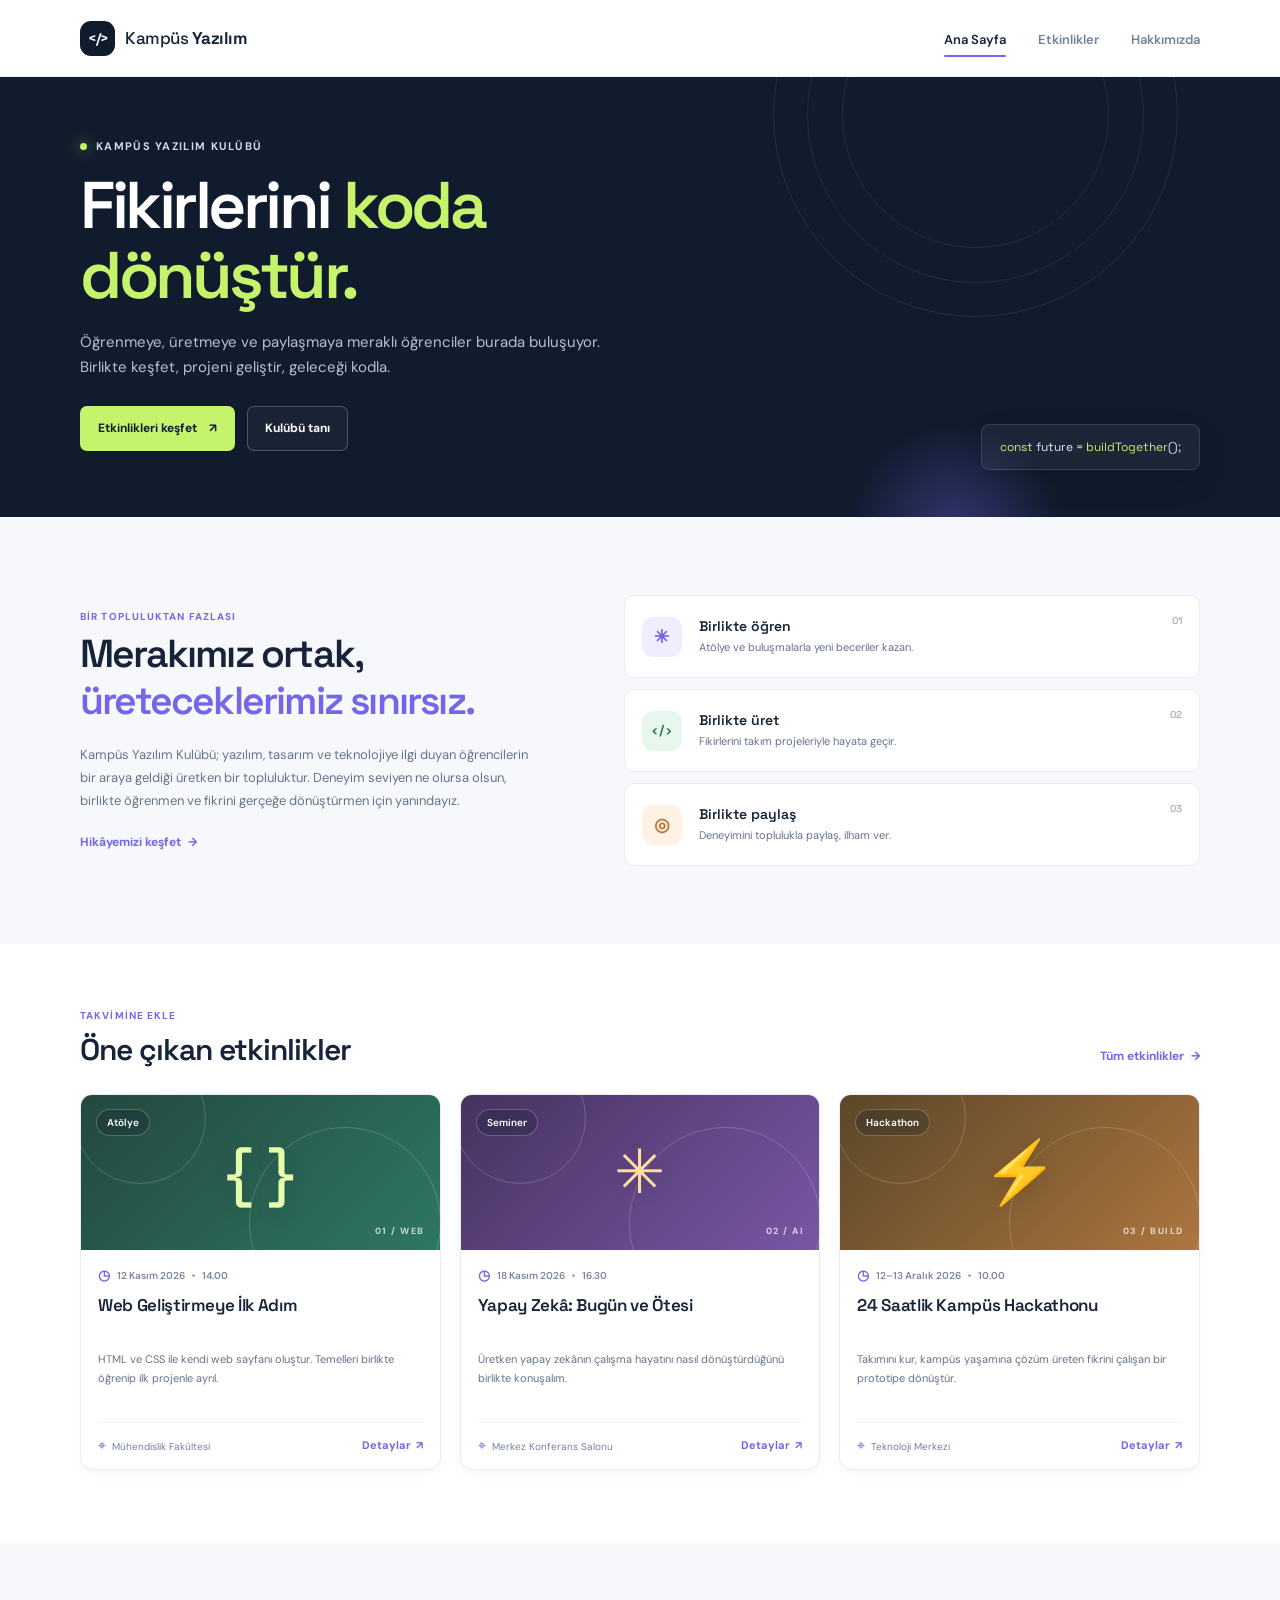
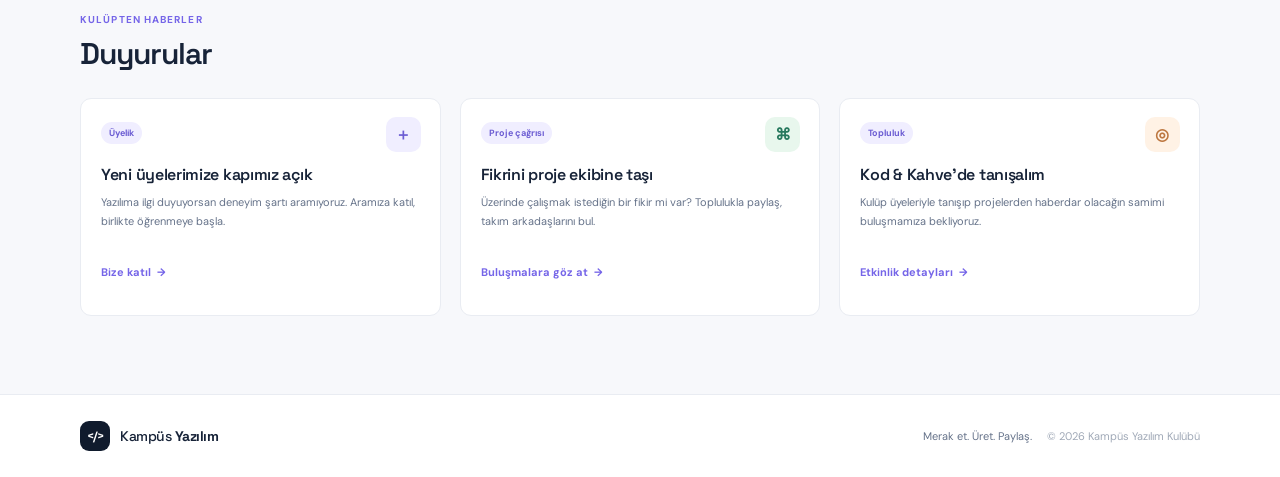
<file: index.html>
<!DOCTYPE html>
<html lang="tr">
<head>
    <meta charset="UTF-8">
    <meta name="viewport" content="width=device-width, initial-scale=1.0">
    <meta name="theme-color" content="#101b2d">
    <meta name="description" content="Kampüs Yazılım Kulübü'nde teknoloji meraklılarıyla tanış, öğren ve fikirlerini hayata geçir.">
    <title>Ana Sayfa | Kampüs Yazılım Kulübü</title>
    <link rel="stylesheet" href="style.css">
</head>
<body>
    <header class="site-header">
        <div class="container navbar">
            <a class="logo" href="index.html" aria-label="Kampüs Yazılım Kulübü ana sayfa">
                <span class="logo-mark" aria-hidden="true">&lt;/&gt;</span>
                <span>Kampüs <strong>Yazılım</strong></span>
            </a>
            <nav class="main-nav" aria-label="Ana menü">
                <a href="index.html" class="active" aria-current="page">Ana Sayfa</a>
                <a href="etkinlikler.html">Etkinlikler</a>
                <a href="hakkimizda.html">Hakkımızda</a>
            </nav>
        </div>
    </header>

    <main>
        <section class="events-hero home-hero">
            <div class="container hero-content">
                <p class="eyebrow"><span></span> Kampüs Yazılım Kulübü</p>
                <h1>Fikirlerini <span>koda dönüştür.</span></h1>
                <p class="hero-description">Öğrenmeye, üretmeye ve paylaşmaya meraklı öğrenciler burada buluşuyor. Birlikte keşfet, projeni geliştir, geleceği kodla.</p>
                <div class="home-hero-actions">
                    <a class="home-button home-button-primary" href="etkinlikler.html">Etkinlikleri keşfet <span aria-hidden="true">↗</span></a>
                    <a class="home-button home-button-outline" href="hakkimizda.html">Kulübü tanı</a>
                </div>
            </div>
            <div class="hero-decoration hero-decoration-one" aria-hidden="true"></div>
            <div class="hero-decoration hero-decoration-two" aria-hidden="true"></div>
            <div class="home-hero-code" aria-hidden="true"><span>const</span> future = <span>buildTogether</span>();</div>
        </section>

        <section class="home-intro container" aria-labelledby="intro-heading">
            <div class="home-intro-copy">
                <p class="eyebrow eyebrow-dark">Bir topluluktan fazlası</p>
                <h2 id="intro-heading">Merakımız ortak,<br><span>üreteceklerimiz sınırsız.</span></h2>
                <p>Kampüs Yazılım Kulübü; yazılım, tasarım ve teknolojiye ilgi duyan öğrencilerin bir araya geldiği üretken bir topluluktur. Deneyim seviyen ne olursa olsun, birlikte öğrenmen ve fikrini gerçeğe dönüştürmen için yanındayız.</p>
                <a class="text-link" href="hakkimizda.html">Hikâyemizi keşfet <span aria-hidden="true">→</span></a>
            </div>
            <div class="home-values" aria-label="Kulüp değerleri">
                <article class="value-card">
                    <span class="value-icon value-icon-learn" aria-hidden="true">✳</span>
                    <div>
                        <h3>Birlikte öğren</h3>
                        <p>Atölye ve buluşmalarla yeni beceriler kazan.</p>
                    </div>
                    <span class="value-number" aria-hidden="true">01</span>
                </article>
                <article class="value-card">
                    <span class="value-icon value-icon-build" aria-hidden="true">&lt;/&gt;</span>
                    <div>
                        <h3>Birlikte üret</h3>
                        <p>Fikirlerini takım projeleriyle hayata geçir.</p>
                    </div>
                    <span class="value-number" aria-hidden="true">02</span>
                </article>
                <article class="value-card">
                    <span class="value-icon value-icon-share" aria-hidden="true">◎</span>
                    <div>
                        <h3>Birlikte paylaş</h3>
                        <p>Deneyimini toplulukla paylaş, ilham ver.</p>
                    </div>
                    <span class="value-number" aria-hidden="true">03</span>
                </article>
            </div>
        </section>

        <section class="home-featured" aria-labelledby="featured-heading">
            <div class="container">
                <div class="section-heading">
                    <div>
                        <p class="eyebrow eyebrow-dark">Takvimine ekle</p>
                        <h2 id="featured-heading">Öne çıkan etkinlikler</h2>
                    </div>
                    <a class="text-link section-link" href="etkinlikler.html">Tüm etkinlikler <span aria-hidden="true">→</span></a>
                </div>
                <div class="event-grid home-event-grid">
                    <article class="event-card">
                        <div class="event-visual visual-code">
                            <span class="event-category">Atölye</span>
                            <span class="visual-symbol" aria-hidden="true">{ }</span>
                            <span class="visual-caption">01 / WEB</span>
                        </div>
                        <div class="event-body">
                            <p class="event-date"><span aria-hidden="true">◷</span> 12 Kasım 2026 <span class="date-dot"></span> 14.00</p>
                            <h3>Web Geliştirmeye İlk Adım</h3>
                            <p class="event-description">HTML ve CSS ile kendi web sayfanı oluştur. Temelleri birlikte öğrenip ilk projenle ayrıl.</p>
                            <div class="event-footer">
                                <span class="event-location"><span aria-hidden="true">⌖</span> Mühendislik Fakültesi</span>
                                <a href="etkinlikler.html" aria-label="Web Geliştirmeye İlk Adım etkinliğinin detaylarına git">Detaylar <span aria-hidden="true">↗</span></a>
                            </div>
                        </div>
                    </article>
                    <article class="event-card">
                        <div class="event-visual visual-ai">
                            <span class="event-category">Seminer</span>
                            <span class="visual-symbol" aria-hidden="true">✳</span>
                            <span class="visual-caption">02 / AI</span>
                        </div>
                        <div class="event-body">
                            <p class="event-date"><span aria-hidden="true">◷</span> 18 Kasım 2026 <span class="date-dot"></span> 16.30</p>
                            <h3>Yapay Zekâ: Bugün ve Ötesi</h3>
                            <p class="event-description">Üretken yapay zekânın çalışma hayatını nasıl dönüştürdüğünü birlikte konuşalım.</p>
                            <div class="event-footer">
                                <span class="event-location"><span aria-hidden="true">⌖</span> Merkez Konferans Salonu</span>
                                <a href="etkinlikler.html" aria-label="Yapay Zekâ seminerinin detaylarına git">Detaylar <span aria-hidden="true">↗</span></a>
                            </div>
                        </div>
                    </article>
                    <article class="event-card">
                        <div class="event-visual visual-hackathon">
                            <span class="event-category">Hackathon</span>
                            <span class="visual-symbol" aria-hidden="true">⚡</span>
                            <span class="visual-caption">03 / BUILD</span>
                        </div>
                        <div class="event-body">
                            <p class="event-date"><span aria-hidden="true">◷</span> 12–13 Aralık 2026 <span class="date-dot"></span> 10.00</p>
                            <h3>24 Saatlik Kampüs Hackathonu</h3>
                            <p class="event-description">Takımını kur, kampüs yaşamına çözüm üreten fikrini çalışan bir prototipe dönüştür.</p>
                            <div class="event-footer">
                                <span class="event-location"><span aria-hidden="true">⌖</span> Teknoloji Merkezi</span>
                                <a href="etkinlikler.html" aria-label="Kampüs Hackathonu etkinliğinin detaylarına git">Detaylar <span aria-hidden="true">↗</span></a>
                            </div>
                        </div>
                    </article>
                </div>
            </div>
        </section>

        <section class="home-announcements container" aria-labelledby="announcements-heading">
            <div class="section-heading">
                <div>
                    <p class="eyebrow eyebrow-dark">Kulüpten haberler</p>
                    <h2 id="announcements-heading">Duyurular</h2>
                </div>
            </div>
            <div class="announcement-grid">
                <article class="announcement-card">
                    <span class="announcement-tag">Üyelik</span>
                    <span class="announcement-icon announcement-icon-purple" aria-hidden="true">＋</span>
                    <h3>Yeni üyelerimize kapımız açık</h3>
                    <p>Yazılıma ilgi duyuyorsan deneyim şartı aramıyoruz. Aramıza katıl, birlikte öğrenmeye başla.</p>
                    <a href="hakkimizda.html">Bize katıl <span aria-hidden="true">→</span></a>
                </article>
                <article class="announcement-card">
                    <span class="announcement-tag">Proje çağrısı</span>
                    <span class="announcement-icon announcement-icon-green" aria-hidden="true">⌘</span>
                    <h3>Fikrini proje ekibine taşı</h3>
                    <p>Üzerinde çalışmak istediğin bir fikir mi var? Toplulukla paylaş, takım arkadaşlarını bul.</p>
                    <a href="etkinlikler.html">Buluşmalara göz at <span aria-hidden="true">→</span></a>
                </article>
                <article class="announcement-card">
                    <span class="announcement-tag">Topluluk</span>
                    <span class="announcement-icon announcement-icon-orange" aria-hidden="true">◎</span>
                    <h3>Kod & Kahve'de tanışalım</h3>
                    <p>Kulüp üyeleriyle tanışıp projelerden haberdar olacağın samimi buluşmamıza bekliyoruz.</p>
                    <a href="etkinlikler.html">Etkinlik detayları <span aria-hidden="true">→</span></a>
                </article>
            </div>
        </section>
    </main>

    <footer class="site-footer">
        <div class="container footer-content">
            <a class="logo footer-logo" href="index.html"><span class="logo-mark" aria-hidden="true">&lt;/&gt;</span><span>Kampüs <strong>Yazılım</strong></span></a>
            <p>Merak et. Üret. Paylaş. <span>© 2026 Kampüs Yazılım Kulübü</span></p>
        </div>
    </footer>
</body>
</html>
</file>
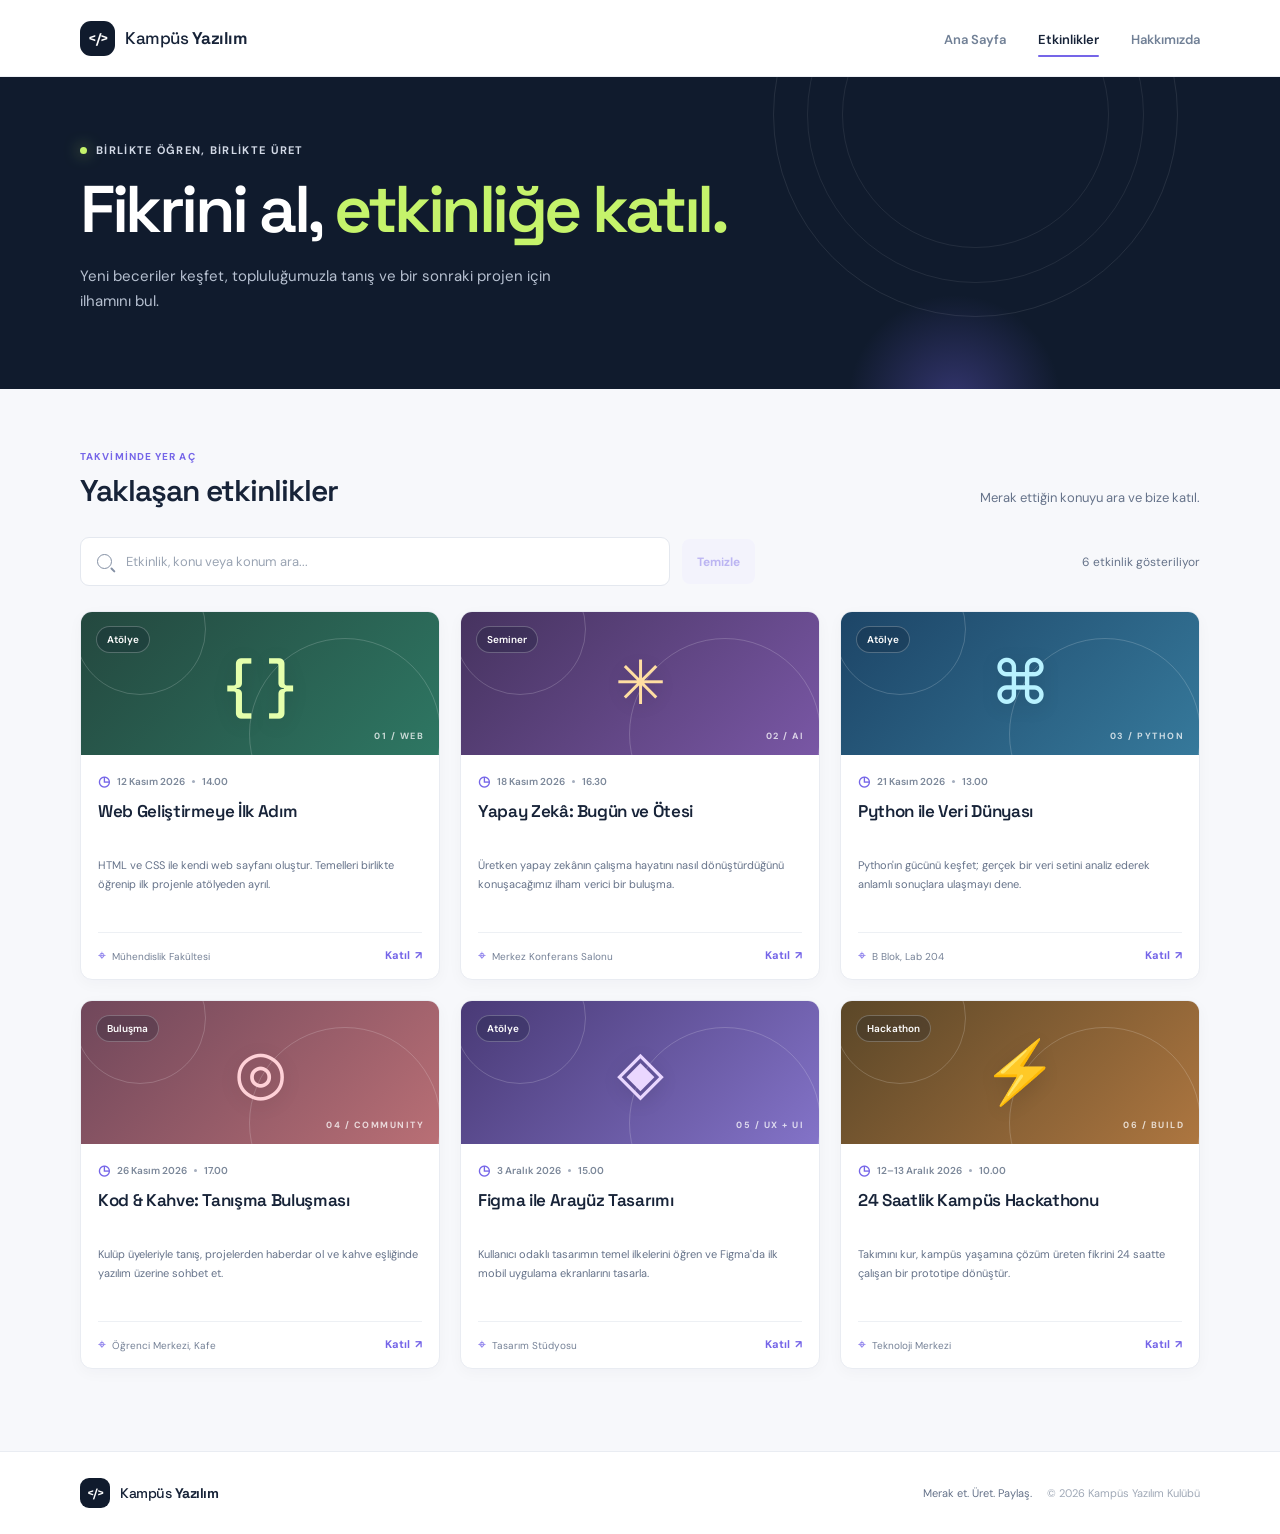
<file: etkinlikler.html>
<!DOCTYPE html>
<html lang="tr">
<head>
    <meta charset="UTF-8">
    <meta name="viewport" content="width=device-width, initial-scale=1.0">
    <meta name="theme-color" content="#101b2d">
    <meta name="description" content="Kampüs Yazılım Kulübü'nün atölye, seminer ve buluşmalarını keşfedin.">
    <title>Etkinlikler | Kampüs Yazılım Kulübü</title>
    <link rel="stylesheet" href="style.css">
    <script src="script.js" defer></script>
</head>
<body>
    <header class="site-header">
        <div class="container navbar">
            <a class="logo" href="index.html" aria-label="Kampüs Yazılım Kulübü ana sayfa">
                <span class="logo-mark" aria-hidden="true">&lt;/&gt;</span>
                <span>Kampüs <strong>Yazılım</strong></span>
            </a>
            <nav class="main-nav" aria-label="Ana menü">
                <a href="index.html">Ana Sayfa</a>
                <a href="etkinlikler.html" class="active" aria-current="page">Etkinlikler</a>
                <a href="hakkimizda.html">Hakkımızda</a>
            </nav>
        </div>
    </header>

    <main>
        <section class="events-hero">
            <div class="container hero-content">
                <p class="eyebrow"><span></span> Birlikte öğren, birlikte üret</p>
                <h1>Fikrini al, <span>etkinliğe katıl.</span></h1>
                <p class="hero-description">Yeni beceriler keşfet, topluluğumuzla tanış ve bir sonraki projen için ilhamını bul.</p>
            </div>
            <div class="hero-decoration hero-decoration-one" aria-hidden="true"></div>
            <div class="hero-decoration hero-decoration-two" aria-hidden="true"></div>
        </section>

        <section class="events-section container" aria-labelledby="events-heading">
            <div class="section-heading">
                <div>
                    <p class="eyebrow eyebrow-dark">Takviminde yer aç</p>
                    <h2 id="events-heading">Yaklaşan etkinlikler</h2>
                </div>
                <p class="section-note">Merak ettiğin konuyu ara ve bize katıl.</p>
            </div>

            <div class="event-tools">
                <label class="search-field" for="event-search">
                    <span class="search-icon" aria-hidden="true"></span>
                    <input id="event-search" type="search" placeholder="Etkinlik, konu veya konum ara..." autocomplete="off">
                </label>
                <button class="clear-button" id="clear-search" type="button" disabled>Temizle</button>
                <p class="results-count" id="results-count" aria-live="polite" aria-atomic="true">6 etkinlik gösteriliyor</p>
            </div>

            <p class="empty-state" id="no-results" role="status" hidden>
                <span class="empty-state-icon" aria-hidden="true">⌕</span>
                <strong>Aramana uygun etkinlik bulamadık.</strong>
                <span>Farklı bir kelime deneyebilir ya da aramayı temizleyebilirsin.</span>
            </p>

            <div class="event-grid" id="event-list">
                <article class="event-card">
                    <div class="event-visual visual-code">
                        <span class="event-category">Atölye</span>
                        <span class="visual-symbol" aria-hidden="true">{ }</span>
                        <span class="visual-caption">01 / WEB</span>
                    </div>
                    <div class="event-body">
                        <p class="event-date"><span aria-hidden="true">◷</span> 12 Kasım 2026 <span class="date-dot"></span> 14.00</p>
                        <h3>Web Geliştirmeye İlk Adım</h3>
                        <p class="event-description">HTML ve CSS ile kendi web sayfanı oluştur. Temelleri birlikte öğrenip ilk projenle atölyeden ayrıl.</p>
                        <div class="event-footer">
                            <span class="event-location"><span aria-hidden="true">⌖</span> Mühendislik Fakültesi</span>
                            <a href="mailto:yazilimkulubu@kampus.edu.tr?subject=Web%20Geli%C5%9Ftirme%20At%C3%B6lyesi" aria-label="Web Geliştirmeye İlk Adım etkinliğine katılım için iletişim kur">Katıl <span aria-hidden="true">↗</span></a>
                        </div>
                    </div>
                </article>

                <article class="event-card">
                    <div class="event-visual visual-ai">
                        <span class="event-category">Seminer</span>
                        <span class="visual-symbol" aria-hidden="true">✳</span>
                        <span class="visual-caption">02 / AI</span>
                    </div>
                    <div class="event-body">
                        <p class="event-date"><span aria-hidden="true">◷</span> 18 Kasım 2026 <span class="date-dot"></span> 16.30</p>
                        <h3>Yapay Zekâ: Bugün ve Ötesi</h3>
                        <p class="event-description">Üretken yapay zekânın çalışma hayatını nasıl dönüştürdüğünü konuşacağımız ilham verici bir buluşma.</p>
                        <div class="event-footer">
                            <span class="event-location"><span aria-hidden="true">⌖</span> Merkez Konferans Salonu</span>
                            <a href="mailto:yazilimkulubu@kampus.edu.tr?subject=Yapay%20Zeka%20Semineri" aria-label="Yapay Zekâ seminerine katılım için iletişim kur">Katıl <span aria-hidden="true">↗</span></a>
                        </div>
                    </div>
                </article>

                <article class="event-card">
                    <div class="event-visual visual-data">
                        <span class="event-category">Atölye</span>
                        <span class="visual-symbol" aria-hidden="true">⌘</span>
                        <span class="visual-caption">03 / PYTHON</span>
                    </div>
                    <div class="event-body">
                        <p class="event-date"><span aria-hidden="true">◷</span> 21 Kasım 2026 <span class="date-dot"></span> 13.00</p>
                        <h3>Python ile Veri Dünyası</h3>
                        <p class="event-description">Python'ın gücünü keşfet; gerçek bir veri setini analiz ederek anlamlı sonuçlara ulaşmayı dene.</p>
                        <div class="event-footer">
                            <span class="event-location"><span aria-hidden="true">⌖</span> B Blok, Lab 204</span>
                            <a href="mailto:yazilimkulubu@kampus.edu.tr?subject=Python%20Veri%20Atolyesi" aria-label="Python ile Veri Dünyası atölyesine katılım için iletişim kur">Katıl <span aria-hidden="true">↗</span></a>
                        </div>
                    </div>
                </article>

                <article class="event-card">
                    <div class="event-visual visual-community">
                        <span class="event-category">Buluşma</span>
                        <span class="visual-symbol" aria-hidden="true">◎</span>
                        <span class="visual-caption">04 / COMMUNITY</span>
                    </div>
                    <div class="event-body">
                        <p class="event-date"><span aria-hidden="true">◷</span> 26 Kasım 2026 <span class="date-dot"></span> 17.00</p>
                        <h3>Kod & Kahve: Tanışma Buluşması</h3>
                        <p class="event-description">Kulüp üyeleriyle tanış, projelerden haberdar ol ve kahve eşliğinde yazılım üzerine sohbet et.</p>
                        <div class="event-footer">
                            <span class="event-location"><span aria-hidden="true">⌖</span> Öğrenci Merkezi, Kafe</span>
                            <a href="mailto:yazilimkulubu@kampus.edu.tr?subject=Kod%20ve%20Kahve%20Bul%C5%9Fmas%C4%B1" aria-label="Kod ve Kahve buluşmasına katılım için iletişim kur">Katıl <span aria-hidden="true">↗</span></a>
                        </div>
                    </div>
                </article>

                <article class="event-card">
                    <div class="event-visual visual-design">
                        <span class="event-category">Atölye</span>
                        <span class="visual-symbol" aria-hidden="true">◈</span>
                        <span class="visual-caption">05 / UX + UI</span>
                    </div>
                    <div class="event-body">
                        <p class="event-date"><span aria-hidden="true">◷</span> 3 Aralık 2026 <span class="date-dot"></span> 15.00</p>
                        <h3>Figma ile Arayüz Tasarımı</h3>
                        <p class="event-description">Kullanıcı odaklı tasarımın temel ilkelerini öğren ve Figma'da ilk mobil uygulama ekranlarını tasarla.</p>
                        <div class="event-footer">
                            <span class="event-location"><span aria-hidden="true">⌖</span> Tasarım Stüdyosu</span>
                            <a href="mailto:yazilimkulubu@kampus.edu.tr?subject=Figma%20Tasarim%20Atolyesi" aria-label="Figma ile Arayüz Tasarımı atölyesine katılım için iletişim kur">Katıl <span aria-hidden="true">↗</span></a>
                        </div>
                    </div>
                </article>

                <article class="event-card">
                    <div class="event-visual visual-hackathon">
                        <span class="event-category">Hackathon</span>
                        <span class="visual-symbol" aria-hidden="true">⚡</span>
                        <span class="visual-caption">06 / BUILD</span>
                    </div>
                    <div class="event-body">
                        <p class="event-date"><span aria-hidden="true">◷</span> 12–13 Aralık 2026 <span class="date-dot"></span> 10.00</p>
                        <h3>24 Saatlik Kampüs Hackathonu</h3>
                        <p class="event-description">Takımını kur, kampüs yaşamına çözüm üreten fikrini 24 saatte çalışan bir prototipe dönüştür.</p>
                        <div class="event-footer">
                            <span class="event-location"><span aria-hidden="true">⌖</span> Teknoloji Merkezi</span>
                            <a href="mailto:yazilimkulubu@kampus.edu.tr?subject=Kampus%20Hackathonu" aria-label="24 Saatlik Kampüs Hackathonu etkinliğine katılım için iletişim kur">Katıl <span aria-hidden="true">↗</span></a>
                        </div>
                    </div>
                </article>
            </div>
        </section>
    </main>

    <footer class="site-footer">
        <div class="container footer-content">
            <a class="logo footer-logo" href="index.html"><span class="logo-mark" aria-hidden="true">&lt;/&gt;</span><span>Kampüs <strong>Yazılım</strong></span></a>
            <p>Merak et. Üret. Paylaş. <span>© 2026 Kampüs Yazılım Kulübü</span></p>
        </div>
    </footer>
</body>
</html>
</file>
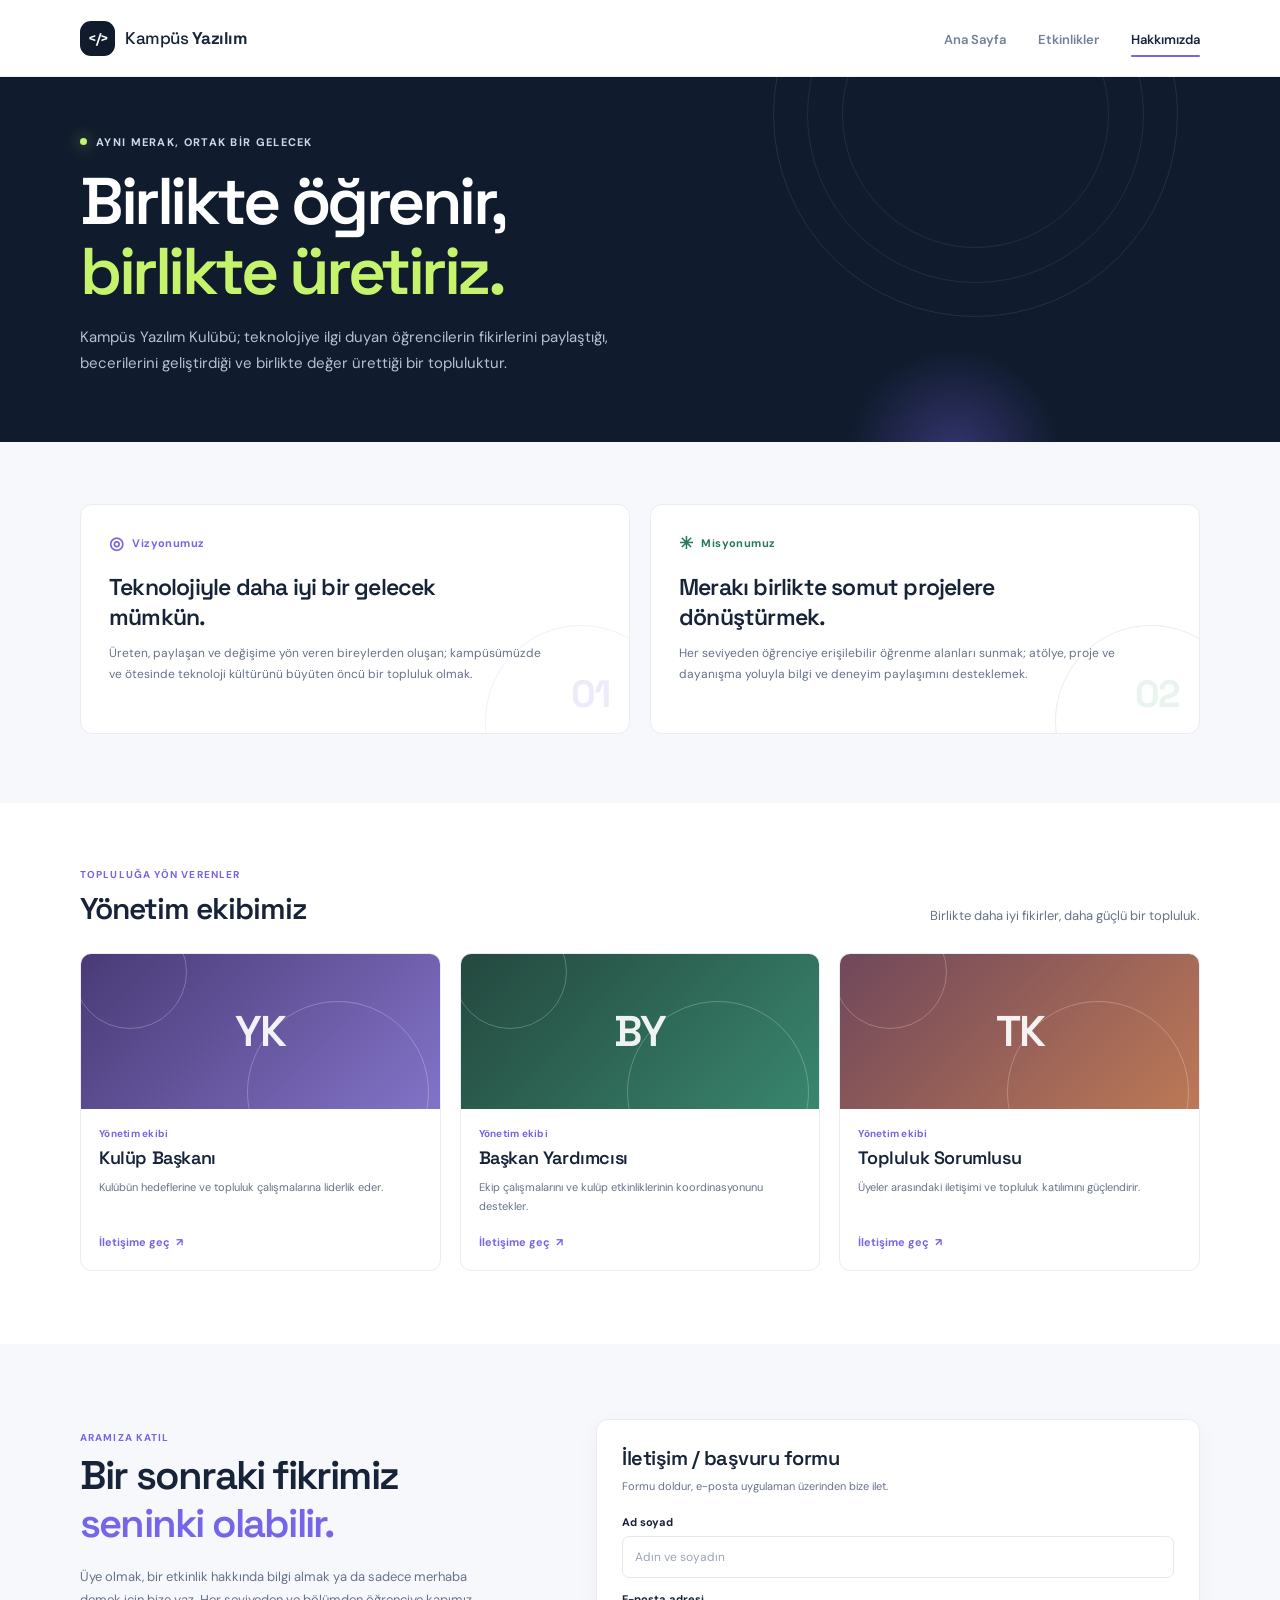
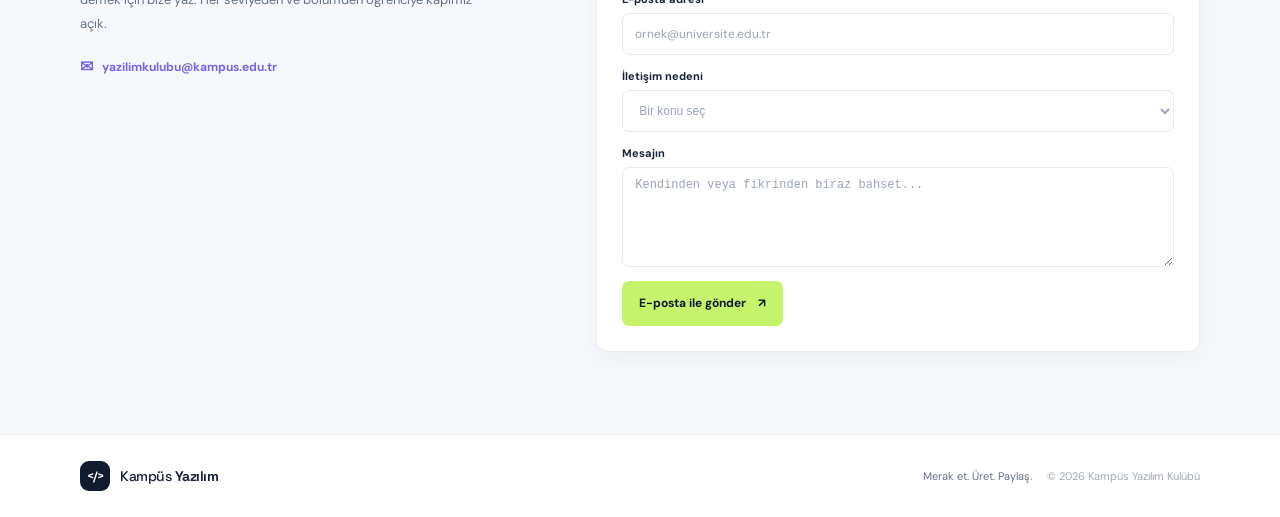
<file: hakkimizda.html>
<!DOCTYPE html>
<html lang="tr">
<head>
    <meta charset="UTF-8">
    <meta name="viewport" content="width=device-width, initial-scale=1.0">
    <meta name="theme-color" content="#101b2d">
    <meta name="description" content="Kampüs Yazılım Kulübü'nün vizyonunu, misyonunu ve yönetim ekibini tanıyın; topluluğumuza katılın.">
    <title>Hakkımızda | Kampüs Yazılım Kulübü</title>
    <link rel="stylesheet" href="style.css">
</head>
<body>
    <header class="site-header">
        <div class="container navbar">
            <a class="logo" href="index.html" aria-label="Kampüs Yazılım Kulübü ana sayfa">
                <span class="logo-mark" aria-hidden="true">&lt;/&gt;</span>
                <span>Kampüs <strong>Yazılım</strong></span>
            </a>
            <nav class="main-nav" aria-label="Ana menü">
                <a href="index.html">Ana Sayfa</a>
                <a href="etkinlikler.html">Etkinlikler</a>
                <a href="hakkimizda.html" class="active" aria-current="page">Hakkımızda</a>
            </nav>
        </div>
    </header>

    <main>
        <section class="events-hero about-hero">
            <div class="container hero-content">
                <p class="eyebrow"><span></span> Aynı merak, ortak bir gelecek</p>
                <h1>Birlikte öğrenir,<br><span>birlikte üretiriz.</span></h1>
                <p class="hero-description">Kampüs Yazılım Kulübü; teknolojiye ilgi duyan öğrencilerin fikirlerini paylaştığı, becerilerini geliştirdiği ve birlikte değer ürettiği bir topluluktur.</p>
            </div>
            <div class="hero-decoration hero-decoration-one" aria-hidden="true"></div>
            <div class="hero-decoration hero-decoration-two" aria-hidden="true"></div>
        </section>

        <section class="about-purpose container" aria-label="Kulübün vizyonu ve misyonu">
            <article class="purpose-card purpose-vision">
                <span class="purpose-label"><span aria-hidden="true">◎</span> Vizyonumuz</span>
                <h2>Teknolojiyle daha iyi bir gelecek mümkün.</h2>
                <p>Üreten, paylaşan ve değişime yön veren bireylerden oluşan; kampüsümüzde ve ötesinde teknoloji kültürünü büyüten öncü bir topluluk olmak.</p>
                <span class="purpose-index" aria-hidden="true">01</span>
            </article>
            <article class="purpose-card purpose-mission">
                <span class="purpose-label"><span aria-hidden="true">✳</span> Misyonumuz</span>
                <h2>Merakı birlikte somut projelere dönüştürmek.</h2>
                <p>Her seviyeden öğrenciye erişilebilir öğrenme alanları sunmak; atölye, proje ve dayanışma yoluyla bilgi ve deneyim paylaşımını desteklemek.</p>
                <span class="purpose-index" aria-hidden="true">02</span>
            </article>
        </section>

        <section class="team-section" aria-labelledby="team-heading">
            <div class="container">
                <div class="section-heading">
                    <div>
                        <p class="eyebrow eyebrow-dark">Topluluğa yön verenler</p>
                        <h2 id="team-heading">Yönetim ekibimiz</h2>
                    </div>
                    <p class="section-note">Birlikte daha iyi fikirler, daha güçlü bir topluluk.</p>
                </div>
                <div class="team-grid">
                    <article class="team-card">
                        <div class="team-portrait team-portrait-purple" aria-hidden="true"><span>YK</span></div>
                        <div class="team-info">
                            <p class="team-role">Yönetim ekibi</p>
                            <h3>Kulüp Başkanı</h3>
                            <p class="team-bio">Kulübün hedeflerine ve topluluk çalışmalarına liderlik eder.</p>
                            <a href="mailto:yazilimkulubu@kampus.edu.tr?subject=Kul%C3%BCp%20Ba%C5%9Fkan%C4%B1%20ile%20ileti%C5%9Fim" aria-label="Kulüp başkanına e-posta gönder">İletişime geç <span aria-hidden="true">↗</span></a>
                        </div>
                    </article>
                    <article class="team-card">
                        <div class="team-portrait team-portrait-green" aria-hidden="true"><span>BY</span></div>
                        <div class="team-info">
                            <p class="team-role">Yönetim ekibi</p>
                            <h3>Başkan Yardımcısı</h3>
                            <p class="team-bio">Ekip çalışmalarını ve kulüp etkinliklerinin koordinasyonunu destekler.</p>
                            <a href="mailto:yazilimkulubu@kampus.edu.tr?subject=Ba%C5%9Fkan%20Yard%C4%B1mc%C4%B1s%C4%B1%20ile%20ileti%C5%9Fim" aria-label="Başkan yardımcısına e-posta gönder">İletişime geç <span aria-hidden="true">↗</span></a>
                        </div>
                    </article>
                    <article class="team-card">
                        <div class="team-portrait team-portrait-orange" aria-hidden="true"><span>TK</span></div>
                        <div class="team-info">
                            <p class="team-role">Yönetim ekibi</p>
                            <h3>Topluluk Sorumlusu</h3>
                            <p class="team-bio">Üyeler arasındaki iletişimi ve topluluk katılımını güçlendirir.</p>
                            <a href="mailto:yazilimkulubu@kampus.edu.tr?subject=Topluluk%20Sorumlusu%20ile%20ileti%C5%9Fim" aria-label="Topluluk sorumlusuna e-posta gönder">İletişime geç <span aria-hidden="true">↗</span></a>
                        </div>
                    </article>
                </div>
            </div>
        </section>

        <section class="about-contact container" aria-labelledby="contact-heading">
            <div class="contact-copy">
                <p class="eyebrow eyebrow-dark">Aramıza katıl</p>
                <h2 id="contact-heading">Bir sonraki fikrimiz<br><span>seninki olabilir.</span></h2>
                <p>Üye olmak, bir etkinlik hakkında bilgi almak ya da sadece merhaba demek için bize yaz. Her seviyeden ve bölümden öğrenciye kapımız açık.</p>
                <a class="contact-email" href="mailto:yazilimkulubu@kampus.edu.tr"><span aria-hidden="true">✉</span> yazilimkulubu@kampus.edu.tr</a>
            </div>
            <form class="contact-form" action="mailto:yazilimkulubu@kampus.edu.tr" method="post" enctype="text/plain">
                <h3>İletişim / başvuru formu</h3>
                <p class="form-note">Formu doldur, e-posta uygulaman üzerinden bize ilet.</p>
                <div class="form-field">
                    <label for="applicant-name">Ad soyad</label>
                    <input id="applicant-name" name="Ad soyad" type="text" autocomplete="name" placeholder="Adın ve soyadın" required>
                </div>
                <div class="form-field">
                    <label for="applicant-email">E-posta adresi</label>
                    <input id="applicant-email" name="E-posta" type="email" autocomplete="email" placeholder="ornek@universite.edu.tr" required>
                </div>
                <div class="form-field">
                    <label for="application-topic">İletişim nedeni</label>
                    <select id="application-topic" name="İletişim nedeni" required>
                        <option value="" disabled selected>Bir konu seç</option>
                        <option value="Kulübe katılım">Kulübe katılmak istiyorum</option>
                        <option value="Etkinlik bilgisi">Etkinlik hakkında bilgi almak istiyorum</option>
                        <option value="Proje önerisi">Proje önerim var</option>
                        <option value="Diğer">Diğer</option>
                    </select>
                </div>
                <div class="form-field">
                    <label for="applicant-message">Mesajın</label>
                    <textarea id="applicant-message" name="Mesaj" rows="4" placeholder="Kendinden veya fikrinden biraz bahset..." required></textarea>
                </div>
                <button class="home-button home-button-primary form-submit" type="submit">E-posta ile gönder <span aria-hidden="true">↗</span></button>
            </form>
        </section>
    </main>

    <footer class="site-footer">
        <div class="container footer-content">
            <a class="logo footer-logo" href="index.html"><span class="logo-mark" aria-hidden="true">&lt;/&gt;</span><span>Kampüs <strong>Yazılım</strong></span></a>
            <p>Merak et. Üret. Paylaş. <span>© 2026 Kampüs Yazılım Kulübü</span></p>
        </div>
    </footer>
</body>
</html>
</file>
<file: style.css>
@import url('https://fonts.googleapis.com/css2?family=DM+Sans:wght@400;500;600;700&family=Space+Grotesk:wght@400;500;600;700&display=swap');

:root {
    color-scheme: light;
    --ink: #172338;
    --muted: #66738a;
    --paper: #f7f8fb;
    --navy: #101b2d;
    --purple: #7565e8;
    --lime: #c5f36b;
}

* {
    box-sizing: border-box;
}

body {
    margin: 0;
    color: var(--ink);
    background: var(--paper);
    font-family: 'DM Sans', sans-serif;
    -webkit-font-smoothing: antialiased;
}

a {
    color: inherit;
    text-decoration: none;
}

button,
input {
    font: inherit;
}

.container {
    width: min(1120px, calc(100% - 48px));
    margin: 0 auto;
}

.site-header {
    position: relative;
    z-index: 2;
    background: #fff;
    border-bottom: 1px solid #edf0f5;
}

.navbar {
    min-height: 76px;
    display: flex;
    align-items: center;
    justify-content: space-between;
    gap: 24px;
}

.logo {
    display: inline-flex;
    align-items: center;
    gap: 10px;
    color: var(--ink);
    font-family: 'Space Grotesk', sans-serif;
    font-size: 17px;
    font-weight: 500;
    letter-spacing: -0.5px;
}

.logo strong {
    font-weight: 700;
}

.logo-mark {
    display: grid;
    width: 35px;
    height: 35px;
    place-items: center;
    border-radius: 11px;
    color: #fff;
    background: var(--navy);
    font-size: 14px;
    font-weight: 700;
    letter-spacing: -1px;
}

.main-nav {
    display: flex;
    align-items: center;
    gap: 32px;
}

.main-nav a {
    position: relative;
    padding: 29px 0 27px;
    color: #718096;
    font-size: 13px;
    font-weight: 600;
    transition: color 160ms ease;
}

.main-nav a:hover,
.main-nav a.active {
    color: var(--ink);
}

.main-nav a.active::after {
    position: absolute;
    right: 0;
    bottom: 18px;
    left: 0;
    height: 2px;
    border-radius: 2px;
    background: var(--purple);
    content: '';
}

.events-hero {
    position: relative;
    overflow: hidden;
    min-height: 312px;
    display: flex;
    align-items: center;
    color: #fff;
    background: var(--navy);
}

.hero-content {
    position: relative;
    z-index: 1;
    padding-top: 10px;
    padding-bottom: 18px;
}

.eyebrow {
    display: flex;
    align-items: center;
    gap: 9px;
    margin: 0 0 18px;
    color: #d2d9e6;
    font-size: 11px;
    font-weight: 700;
    letter-spacing: 1.3px;
    text-transform: uppercase;
}

.eyebrow > span {
    width: 7px;
    height: 7px;
    border-radius: 50%;
    background: var(--lime);
    box-shadow: 0 0 15px rgb(197 243 107 / 70%);
}

.events-hero h1 {
    max-width: 650px;
    margin: 0;
    font-family: 'Space Grotesk', sans-serif;
    font-size: clamp(42px, 6vw, 66px);
    font-weight: 600;
    letter-spacing: -3.5px;
    line-height: 1.06;
}

.events-hero h1 span {
    color: var(--lime);
}

.hero-description {
    max-width: 515px;
    margin: 19px 0 0;
    color: #b6c0d0;
    font-size: 15px;
    line-height: 1.7;
}

.hero-decoration {
    position: absolute;
    pointer-events: none;
}

.hero-decoration-one {
    top: -165px;
    right: 8%;
    width: 405px;
    height: 405px;
    border: 1px solid rgb(255 255 255 / 9%);
    border-radius: 50%;
}

.hero-decoration-one::before,
.hero-decoration-one::after {
    position: absolute;
    border: 1px solid rgb(255 255 255 / 8%);
    border-radius: 50%;
    content: '';
}

.hero-decoration-one::before {
    inset: 33px;
}

.hero-decoration-one::after {
    inset: 68px;
}

.hero-decoration-two {
    right: 17%;
    bottom: -120px;
    width: 215px;
    height: 215px;
    border-radius: 50%;
    background: radial-gradient(circle, rgb(117 101 232 / 35%), transparent 70%);
}

.events-section {
    padding-top: 61px;
    padding-bottom: 82px;
}

.section-heading {
    display: flex;
    align-items: end;
    justify-content: space-between;
    gap: 20px;
    margin-bottom: 27px;
}

.eyebrow-dark {
    margin-bottom: 8px;
    color: var(--purple);
    font-size: 10px;
    letter-spacing: 1.1px;
}

.section-heading h2 {
    margin: 0;
    font-family: 'Space Grotesk', sans-serif;
    font-size: 30px;
    font-weight: 600;
    letter-spacing: -1px;
}

.section-note {
    margin: 0 0 4px;
    color: var(--muted);
    font-size: 13px;
}

.event-tools {
    display: flex;
    align-items: center;
    gap: 12px;
    margin-bottom: 25px;
}

.search-field {
    display: flex;
    flex: 1;
    align-items: center;
    gap: 12px;
    max-width: 590px;
    min-height: 49px;
    padding: 0 16px;
    border: 1px solid #e4e8ef;
    border-radius: 9px;
    background: #fff;
    transition: border-color 160ms ease, box-shadow 160ms ease;
}

.search-field:focus-within {
    border-color: #9d91f2;
    box-shadow: 0 0 0 3px rgb(117 101 232 / 12%);
}

.search-icon {
    position: relative;
    width: 15px;
    height: 15px;
    flex: 0 0 15px;
    border: 1.7px solid #8490a4;
    border-radius: 50%;
}

.search-icon::after {
    position: absolute;
    right: -5px;
    bottom: -3px;
    width: 6px;
    height: 1.7px;
    border-radius: 2px;
    background: #8490a4;
    content: '';
    transform: rotate(45deg);
}

.search-field input {
    width: 100%;
    min-width: 0;
    border: 0;
    outline: 0;
    color: var(--ink);
    background: transparent;
    font-size: 13px;
}

.search-field input::placeholder {
    color: #9aa4b3;
}

.search-field input::-webkit-search-cancel-button {
    cursor: pointer;
}

.clear-button {
    min-height: 45px;
    padding: 0 15px;
    border: 0;
    border-radius: 8px;
    color: var(--purple);
    background: #efedff;
    font-size: 12px;
    font-weight: 700;
    cursor: pointer;
    transition: background 160ms ease, opacity 160ms ease;
}

.clear-button:hover:not(:disabled) {
    background: #e4e0ff;
}

.clear-button:disabled {
    opacity: 0.45;
    cursor: not-allowed;
}

.results-count {
    min-width: 165px;
    margin: 0 0 0 auto;
    color: var(--muted);
    font-size: 12px;
    text-align: right;
}

.event-grid {
    display: grid;
    grid-template-columns: repeat(3, minmax(0, 1fr));
    gap: 20px;
}

.event-card {
    overflow: hidden;
    border: 1px solid #e9ecf2;
    border-radius: 12px;
    background: #fff;
    box-shadow: 0 4px 15px rgb(26 38 58 / 3%);
    transition: transform 180ms ease, box-shadow 180ms ease;
}

.event-card:hover {
    box-shadow: 0 12px 27px rgb(26 38 58 / 9%);
    transform: translateY(-3px);
}

.event-card[hidden] {
    display: none;
}

.event-visual {
    position: relative;
    overflow: hidden;
    height: 143px;
    display: flex;
    align-items: center;
    justify-content: center;
}

.event-visual::before,
.event-visual::after {
    position: absolute;
    border: 1px solid rgb(255 255 255 / 18%);
    border-radius: 50%;
    content: '';
}

.event-visual::before {
    width: 190px;
    height: 190px;
    transform: translate(85px, 50px);
}

.event-visual::after {
    width: 130px;
    height: 130px;
    transform: translate(-120px, -55px);
}

.visual-code {
    color: #e5ffac;
    background: linear-gradient(135deg, #24483f, #2e7763);
}

.visual-ai {
    color: #ffdea2;
    background: linear-gradient(135deg, #46335f, #7957a5);
}

.visual-data {
    color: #b8f2ff;
    background: linear-gradient(135deg, #1d4567, #36799b);
}

.visual-community {
    color: #ffd1d7;
    background: linear-gradient(135deg, #70475b, #b96f75);
}

.visual-design {
    color: #ead7ff;
    background: linear-gradient(135deg, #493a76, #8373c8);
}

.visual-hackathon {
    color: #ffe89a;
    background: linear-gradient(135deg, #5b4728, #ad7640);
}

.event-category {
    position: absolute;
    z-index: 1;
    top: 14px;
    left: 15px;
    padding: 6px 10px;
    border: 1px solid rgb(255 255 255 / 24%);
    border-radius: 20px;
    color: #fff;
    background: rgb(15 25 42 / 24%);
    font-size: 10px;
    font-weight: 600;
    backdrop-filter: blur(5px);
}

.visual-symbol {
    position: relative;
    z-index: 1;
    font-family: 'Space Grotesk', sans-serif;
    font-size: 61px;
    font-weight: 500;
    line-height: 1;
    text-shadow: 0 4px 20px rgb(0 0 0 / 13%);
}

.visual-caption {
    position: absolute;
    right: 15px;
    bottom: 13px;
    color: rgb(255 255 255 / 75%);
    font-size: 9px;
    font-weight: 700;
    letter-spacing: 1.5px;
}

.event-body {
    padding: 17px 17px 15px;
}

.event-date {
    display: flex;
    align-items: center;
    gap: 7px;
    margin: 0 0 10px;
    color: #7b8799;
    font-size: 10px;
    font-weight: 600;
}

.event-date > span:first-child {
    color: var(--purple);
    font-size: 14px;
}

.date-dot {
    width: 3px;
    height: 3px;
    border-radius: 50%;
    background: #a5aebe;
}

.event-body h3 {
    min-height: 48px;
    margin: 0 0 8px;
    font-family: 'Space Grotesk', sans-serif;
    font-size: 17px;
    font-weight: 600;
    letter-spacing: -0.35px;
    line-height: 1.4;
}

.event-description {
    min-height: 61px;
    margin: 0;
    color: var(--muted);
    font-size: 11px;
    line-height: 1.7;
}

.event-footer {
    display: flex;
    align-items: center;
    justify-content: space-between;
    gap: 10px;
    margin-top: 15px;
    padding-top: 13px;
    border-top: 1px solid #edf0f4;
}

.event-location {
    overflow: hidden;
    color: #768297;
    font-size: 10px;
    text-overflow: ellipsis;
    white-space: nowrap;
}

.event-location span {
    margin-right: 3px;
    color: var(--purple);
    font-size: 14px;
}

.event-footer a {
    flex: 0 0 auto;
    color: var(--purple);
    font-size: 11px;
    font-weight: 700;
}

.event-footer a span {
    padding-left: 2px;
}

.event-footer a:hover {
    color: #5141c1;
}

.empty-state {
    min-height: 250px;
    display: flex;
    flex-direction: column;
    align-items: center;
    justify-content: center;
    gap: 10px;
    margin: 0;
    border: 1px dashed #d9deea;
    border-radius: 12px;
    color: var(--muted);
    background: #fff;
    text-align: center;
}

.empty-state[hidden] {
    display: none;
}

.empty-state-icon {
    color: var(--purple);
    font-size: 38px;
}

.empty-state strong {
    color: var(--ink);
    font-family: 'Space Grotesk', sans-serif;
    font-size: 18px;
}

.empty-state > span:last-child {
    font-size: 12px;
}

.site-footer {
    border-top: 1px solid #e9ecf2;
    background: #fff;
}

.footer-content {
    min-height: 82px;
    display: flex;
    align-items: center;
    justify-content: space-between;
    gap: 18px;
}

.footer-logo {
    font-size: 14px;
}

.footer-logo .logo-mark {
    width: 30px;
    height: 30px;
    border-radius: 9px;
    font-size: 12px;
}

.footer-content p {
    margin: 0;
    color: var(--muted);
    font-size: 11px;
}

.footer-content p span {
    margin-left: 12px;
    color: #a0a9b7;
}

@media (max-width: 900px) {
    .event-grid {
        grid-template-columns: repeat(2, minmax(0, 1fr));
    }

    .events-hero {
        min-height: 285px;
    }

    .hero-decoration-one {
        right: -10%;
    }
}

@media (max-width: 600px) {
    .container {
        width: min(100% - 36px, 440px);
    }

    .navbar {
        min-height: 68px;
        flex-wrap: wrap;
        gap: 0;
        padding-top: 10px;
    }

    .logo {
        font-size: 15px;
    }

    .logo-mark {
        width: 31px;
        height: 31px;
    }

    .main-nav {
        width: 100%;
        justify-content: space-between;
        gap: 14px;
    }

    .main-nav a {
        padding: 13px 0 15px;
        font-size: 12px;
    }

    .main-nav a.active::after {
        bottom: 8px;
    }

    .events-hero {
        min-height: 285px;
    }

    .events-hero h1 {
        font-size: clamp(39px, 10vw, 52px);
        letter-spacing: -2.6px;
    }

    .hero-description {
        max-width: 390px;
        font-size: 13px;
    }

    .hero-decoration-one {
        top: -90px;
        right: -58%;
        opacity: 0.75;
    }

    .events-section {
        padding-top: 43px;
        padding-bottom: 55px;
    }

    .section-heading {
        display: block;
        margin-bottom: 20px;
    }

    .section-heading h2 {
        font-size: 26px;
    }

    .section-note {
        margin-top: 8px;
    }

    .event-tools {
        flex-wrap: wrap;
        gap: 9px;
    }

    .search-field {
        flex-basis: calc(100% - 90px);
        min-height: 46px;
        padding: 0 12px;
    }

    .search-field input {
        font-size: 12px;
    }

    .clear-button {
        flex: 1;
        min-height: 43px;
        padding: 0 10px;
    }

    .results-count {
        flex-basis: 100%;
        min-width: 0;
        margin: 0;
        text-align: left;
    }

    .event-grid {
        grid-template-columns: 1fr;
        gap: 14px;
    }

    .event-visual {
        height: 155px;
    }

    .event-body h3,
    .event-description {
        min-height: 0;
    }

    .event-description {
        margin-bottom: 2px;
    }

    .footer-content {
        min-height: 100px;
        align-items: flex-start;
        flex-direction: column;
        justify-content: center;
        gap: 9px;
    }

    .footer-content p {
        line-height: 1.7;
    }

    .footer-content p span {
        margin-left: 7px;
    }
}

@media (prefers-reduced-motion: reduce) {
    *,
    *::before,
    *::after {
        scroll-behavior: auto !important;
        transition-duration: 0.01ms !important;
    }
}

.home-hero {
    min-height: 440px;
}

.home-hero .hero-content {
    padding-top: 26px;
    padding-bottom: 30px;
}

.home-hero h1 {
    max-width: 690px;
}

.home-hero .hero-description {
    max-width: 530px;
}

.home-hero-actions {
    display: flex;
    flex-wrap: wrap;
    gap: 12px;
    margin-top: 25px;
}

.home-button {
    min-height: 45px;
    display: inline-flex;
    align-items: center;
    justify-content: center;
    gap: 12px;
    padding: 0 17px;
    border: 1px solid transparent;
    border-radius: 7px;
    font-size: 12px;
    font-weight: 700;
    transition: background 160ms ease, border-color 160ms ease, transform 160ms ease;
}

.home-button:hover {
    transform: translateY(-2px);
}

.home-button-primary {
    color: var(--navy);
    background: var(--lime);
}

.home-button-primary:hover {
    background: #d3ff82;
}

.home-button-outline {
    border-color: rgb(255 255 255 / 23%);
    color: #fff;
    background: rgb(255 255 255 / 4%);
}

.home-button-outline:hover {
    border-color: rgb(255 255 255 / 50%);
    background: rgb(255 255 255 / 9%);
}

.home-hero-code {
    position: absolute;
    right: max(5%, calc((100% - 1120px) / 2));
    bottom: 47px;
    z-index: 1;
    padding: 14px 18px;
    border: 1px solid rgb(255 255 255 / 12%);
    border-radius: 8px;
    color: #e4e9f1;
    background: rgb(255 255 255 / 5%);
    font-family: 'Space Grotesk', sans-serif;
    font-size: 12px;
    box-shadow: 0 12px 30px rgb(0 0 0 / 10%);
    backdrop-filter: blur(8px);
}

.home-hero-code span {
    color: var(--lime);
}

.home-intro {
    display: grid;
    grid-template-columns: 0.9fr 1.1fr;
    align-items: center;
    gap: 72px;
    padding-top: 78px;
    padding-bottom: 78px;
}

.home-intro-copy h2 {
    margin: 0;
    font-family: 'Space Grotesk', sans-serif;
    font-size: clamp(29px, 3.3vw, 39px);
    font-weight: 600;
    letter-spacing: -1.8px;
    line-height: 1.2;
}

.home-intro-copy h2 span {
    color: var(--purple);
}

.home-intro-copy > p:not(.eyebrow) {
    max-width: 465px;
    margin: 18px 0 17px;
    color: var(--muted);
    font-size: 13px;
    line-height: 1.8;
}

.text-link {
    display: inline-flex;
    align-items: center;
    gap: 7px;
    color: var(--purple);
    font-size: 12px;
    font-weight: 700;
}

.text-link span,
.announcement-card a span {
    transition: transform 160ms ease;
}

.text-link:hover span,
.announcement-card a:hover span {
    transform: translateX(3px);
}

.home-values {
    display: grid;
    gap: 11px;
}

.value-card {
    min-height: 83px;
    display: grid;
    grid-template-columns: 43px 1fr auto;
    align-items: center;
    gap: 14px;
    padding: 14px 17px;
    border: 1px solid #e9ecf2;
    border-radius: 10px;
    background: #fff;
}

.value-icon {
    width: 40px;
    height: 40px;
    display: grid;
    place-items: center;
    border-radius: 11px;
    font-size: 18px;
    font-weight: 700;
}

.value-icon-learn {
    color: #7162df;
    background: #efedff;
}

.value-icon-build {
    color: #27795e;
    background: #e8f7ed;
    font-size: 13px;
}

.value-icon-share {
    color: #bd7740;
    background: #fff2e5;
}

.value-card h3 {
    margin: 0 0 4px;
    font-family: 'Space Grotesk', sans-serif;
    font-size: 14px;
    font-weight: 600;
}

.value-card p {
    margin: 0;
    color: var(--muted);
    font-size: 11px;
    line-height: 1.5;
}

.value-number {
    align-self: start;
    padding-top: 4px;
    color: #aab2bf;
    font-family: 'Space Grotesk', sans-serif;
    font-size: 10px;
    font-weight: 600;
}

.home-featured {
    padding: 65px 0 73px;
    background: #fff;
}

.home-featured .section-heading,
.home-announcements .section-heading {
    margin-bottom: 25px;
}

.section-link {
    margin-bottom: 5px;
}

.home-event-grid {
    gap: 19px;
}

.home-event-grid .event-visual {
    height: 155px;
}

.home-event-grid .event-body {
    padding: 16px 17px 15px;
}

.home-event-grid .event-description {
    min-height: 57px;
}

.home-announcements {
    padding-top: 70px;
    padding-bottom: 78px;
}

.announcement-grid {
    display: grid;
    grid-template-columns: repeat(3, minmax(0, 1fr));
    gap: 19px;
}

.announcement-card {
    position: relative;
    min-height: 218px;
    padding: 21px 20px 18px;
    border: 1px solid #e9ecf2;
    border-radius: 11px;
    background: #fff;
    transition: transform 180ms ease, box-shadow 180ms ease;
}

.announcement-card:hover {
    box-shadow: 0 10px 25px rgb(26 38 58 / 7%);
    transform: translateY(-3px);
}

.announcement-tag {
    display: inline-block;
    padding: 5px 8px;
    border-radius: 20px;
    color: #6c5dd3;
    background: #f0eeff;
    font-size: 9px;
    font-weight: 700;
}

.announcement-icon {
    position: absolute;
    top: 18px;
    right: 19px;
    width: 35px;
    height: 35px;
    display: grid;
    place-items: center;
    border-radius: 10px;
    font-size: 16px;
    font-weight: 600;
}

.announcement-icon-purple {
    color: #6c5dd3;
    background: #f0eeff;
}

.announcement-icon-green {
    color: #27795e;
    background: #e8f7ed;
}

.announcement-icon-orange {
    color: #bd7740;
    background: #fff2e5;
}

.announcement-card h3 {
    margin: 20px 0 8px;
    font-family: 'Space Grotesk', sans-serif;
    font-size: 16px;
    font-weight: 600;
    letter-spacing: -0.3px;
}

.announcement-card p {
    min-height: 54px;
    margin: 0 0 13px;
    color: var(--muted);
    font-size: 11px;
    line-height: 1.7;
}

.announcement-card a {
    display: inline-flex;
    align-items: center;
    gap: 6px;
    color: var(--purple);
    font-size: 11px;
    font-weight: 700;
}

@media (max-width: 900px) {
    .home-hero-code {
        right: 24px;
        bottom: 27px;
        font-size: 10px;
    }

    .home-intro {
        grid-template-columns: 1fr 1fr;
        gap: 35px;
    }
}

@media (max-width: 700px) {
    .home-hero {
        min-height: 380px;
    }

    .home-hero-code {
        display: none;
    }

    .home-intro {
        grid-template-columns: 1fr;
        gap: 30px;
        padding-top: 53px;
        padding-bottom: 55px;
    }

    .home-featured {
        padding: 49px 0 55px;
    }

    .announcement-grid {
        grid-template-columns: 1fr;
        gap: 12px;
    }

    .announcement-card {
        min-height: 0;
    }

    .announcement-card p {
        min-height: 0;
    }

    .home-announcements {
        padding-top: 51px;
        padding-bottom: 56px;
    }
}

@media (max-width: 600px) {
    .home-hero {
        min-height: 355px;
    }

    .home-hero .hero-content {
        padding-top: 15px;
        padding-bottom: 20px;
    }

    .home-hero .hero-description {
        margin-top: 15px;
    }

    .home-hero-actions {
        gap: 9px;
        margin-top: 20px;
    }

    .home-button {
        min-height: 42px;
        padding: 0 12px;
        font-size: 11px;
    }

    .home-intro-copy h2 {
        font-size: 30px;
        letter-spacing: -1.2px;
    }

    .home-featured .section-heading,
    .home-announcements .section-heading {
        gap: 10px;
    }

    .home-featured .section-heading h2,
    .home-announcements .section-heading h2 {
        font-size: 25px;
    }

    .section-link {
        font-size: 11px;
        white-space: nowrap;
    }

    .home-event-grid .event-description {
        min-height: 0;
    }
}

.about-hero {
    min-height: 365px;
}

.about-hero h1 {
    max-width: 710px;
}

.about-hero .hero-description {
    max-width: 590px;
}

.about-purpose {
    display: grid;
    grid-template-columns: repeat(2, minmax(0, 1fr));
    gap: 20px;
    padding-top: 62px;
    padding-bottom: 69px;
}

.purpose-card {
    position: relative;
    overflow: hidden;
    min-height: 230px;
    padding: 27px 28px;
    border: 1px solid #e9ecf2;
    border-radius: 12px;
    background: #fff;
}

.purpose-card::after {
    position: absolute;
    right: -48px;
    bottom: -84px;
    width: 190px;
    height: 190px;
    border: 1px solid rgb(117 101 232 / 10%);
    border-radius: 50%;
    content: '';
}

.purpose-mission::after {
    border-color: rgb(39 121 94 / 12%);
}

.purpose-label {
    display: inline-flex;
    align-items: center;
    gap: 8px;
    color: var(--purple);
    font-size: 11px;
    font-weight: 700;
    letter-spacing: 0.4px;
}

.purpose-label span {
    font-size: 17px;
}

.purpose-mission .purpose-label {
    color: #27795e;
}

.purpose-card h2 {
    position: relative;
    z-index: 1;
    max-width: 390px;
    margin: 19px 0 10px;
    font-family: 'Space Grotesk', sans-serif;
    font-size: 23px;
    font-weight: 600;
    letter-spacing: -0.8px;
    line-height: 1.3;
}

.purpose-card p {
    position: relative;
    z-index: 1;
    max-width: 440px;
    margin: 0;
    color: var(--muted);
    font-size: 12px;
    line-height: 1.8;
}

.purpose-index {
    position: absolute;
    right: 20px;
    bottom: 15px;
    color: #ecebfa;
    font-family: 'Space Grotesk', sans-serif;
    font-size: 38px;
    font-weight: 700;
    letter-spacing: -2px;
}

.purpose-mission .purpose-index {
    color: #e8f4ed;
}

.team-section {
    padding: 65px 0 73px;
    background: #fff;
}

.team-section .section-heading {
    margin-bottom: 25px;
}

.team-grid {
    display: grid;
    grid-template-columns: repeat(3, minmax(0, 1fr));
    gap: 19px;
}

.team-card {
    overflow: hidden;
    border: 1px solid #e9ecf2;
    border-radius: 11px;
    background: #fff;
    transition: transform 180ms ease, box-shadow 180ms ease;
}

.team-card:hover {
    box-shadow: 0 12px 27px rgb(26 38 58 / 8%);
    transform: translateY(-3px);
}

.team-portrait {
    position: relative;
    overflow: hidden;
    height: 155px;
    display: grid;
    place-items: center;
}

.team-portrait::before,
.team-portrait::after {
    position: absolute;
    border: 1px solid rgb(255 255 255 / 24%);
    border-radius: 50%;
    content: '';
}

.team-portrait::before {
    width: 180px;
    height: 180px;
    transform: translate(78px, 60px);
}

.team-portrait::after {
    width: 112px;
    height: 112px;
    transform: translate(-130px, -60px);
}

.team-portrait > span {
    position: relative;
    z-index: 1;
    color: rgb(255 255 255 / 92%);
    font-family: 'Space Grotesk', sans-serif;
    font-size: 43px;
    font-weight: 600;
    letter-spacing: -2px;
}

.team-portrait-purple {
    background: linear-gradient(135deg, #493a76, #8373c8);
}

.team-portrait-green {
    background: linear-gradient(135deg, #24483f, #39866e);
}

.team-portrait-orange {
    background: linear-gradient(135deg, #70475b, #bd7956);
}

.team-info {
    padding: 18px 18px 19px;
}

.team-role {
    margin: 0 0 6px;
    color: var(--purple);
    font-size: 10px;
    font-weight: 700;
    letter-spacing: 0.25px;
}

.team-info h3 {
    margin: 0;
    font-family: 'Space Grotesk', sans-serif;
    font-size: 18px;
    font-weight: 600;
    letter-spacing: -0.4px;
}

.team-bio {
    min-height: 38px;
    margin: 9px 0 14px;
    color: var(--muted);
    font-size: 11px;
    line-height: 1.7;
}

.team-info > a {
    display: inline-flex;
    align-items: center;
    gap: 6px;
    color: var(--purple);
    font-size: 11px;
    font-weight: 700;
}

.team-info > a:hover {
    color: #5141c1;
}

.about-contact {
    display: grid;
    grid-template-columns: 0.85fr 1.15fr;
    align-items: start;
    gap: 70px;
    padding-top: 75px;
    padding-bottom: 82px;
}

.contact-copy {
    padding-top: 12px;
}

.contact-copy h2 {
    margin: 0;
    font-family: 'Space Grotesk', sans-serif;
    font-size: clamp(30px, 3.5vw, 40px);
    font-weight: 600;
    letter-spacing: -1.8px;
    line-height: 1.2;
}

.contact-copy h2 span {
    color: var(--purple);
}

.contact-copy > p:not(.eyebrow) {
    max-width: 420px;
    margin: 17px 0 21px;
    color: var(--muted);
    font-size: 13px;
    line-height: 1.8;
}

.contact-email {
    display: inline-flex;
    align-items: center;
    gap: 9px;
    color: var(--purple);
    font-size: 12px;
    font-weight: 700;
}

.contact-email span {
    font-size: 16px;
}

.contact-form {
    padding: 25px;
    border: 1px solid #e9ecf2;
    border-radius: 12px;
    background: #fff;
    box-shadow: 0 7px 24px rgb(26 38 58 / 4%);
}

.contact-form h3 {
    margin: 0;
    font-family: 'Space Grotesk', sans-serif;
    font-size: 20px;
    font-weight: 600;
    letter-spacing: -0.5px;
}

.form-note {
    margin: 7px 0 19px;
    color: var(--muted);
    font-size: 11px;
    line-height: 1.6;
}

.form-field {
    display: grid;
    gap: 7px;
    margin-bottom: 14px;
}

.form-field label {
    color: var(--ink);
    font-size: 11px;
    font-weight: 700;
}

.form-field input,
.form-field select,
.form-field textarea {
    width: 100%;
    min-height: 42px;
    padding: 10px 12px;
    border: 1px solid #e4e8ef;
    border-radius: 7px;
    outline: 0;
    color: var(--ink);
    background: #fff;
    font-size: 12px;
    transition: border-color 160ms ease, box-shadow 160ms ease;
}

.form-field input::placeholder,
.form-field textarea::placeholder {
    color: #9aa4b3;
}

.form-field select:invalid {
    color: #9aa4b3;
}

.form-field input:focus,
.form-field select:focus,
.form-field textarea:focus {
    border-color: #9d91f2;
    box-shadow: 0 0 0 3px rgb(117 101 232 / 12%);
}

.form-field textarea {
    min-height: 100px;
    resize: vertical;
}

.form-submit {
    border: 0;
    cursor: pointer;
}

@media (max-width: 900px) {
    .about-contact {
        gap: 35px;
    }
}

@media (max-width: 700px) {
    .about-purpose {
        gap: 13px;
        padding-top: 45px;
        padding-bottom: 51px;
    }

    .purpose-card {
        min-height: 245px;
        padding: 20px;
    }

    .purpose-card h2 {
        font-size: 20px;
    }

    .team-section {
        padding: 49px 0 55px;
    }

    .team-grid {
        grid-template-columns: 1fr;
        gap: 13px;
    }

    .team-card {
        display: grid;
        grid-template-columns: 135px 1fr;
    }

    .team-portrait {
        height: 100%;
        min-height: 170px;
    }

    .team-portrait > span {
        font-size: 35px;
    }

    .team-bio {
        min-height: 0;
    }

    .about-contact {
        grid-template-columns: 1fr;
        gap: 27px;
        padding-top: 54px;
        padding-bottom: 58px;
    }
}

@media (max-width: 600px) {
    .about-hero {
        min-height: 330px;
    }

    .about-purpose {
        grid-template-columns: 1fr;
        gap: 12px;
    }

    .purpose-card {
        min-height: 0;
        padding: 22px;
    }

    .purpose-card h2 {
        margin-top: 14px;
    }

    .team-card {
        grid-template-columns: 105px 1fr;
    }

    .team-portrait {
        min-height: 160px;
    }

    .team-info {
        padding: 15px 13px;
    }

    .team-info h3 {
        font-size: 16px;
    }

    .team-role {
        font-size: 9px;
    }

    .contact-copy h2 {
        font-size: 32px;
    }

    .contact-form {
        padding: 19px 16px;
    }
}
</file>
